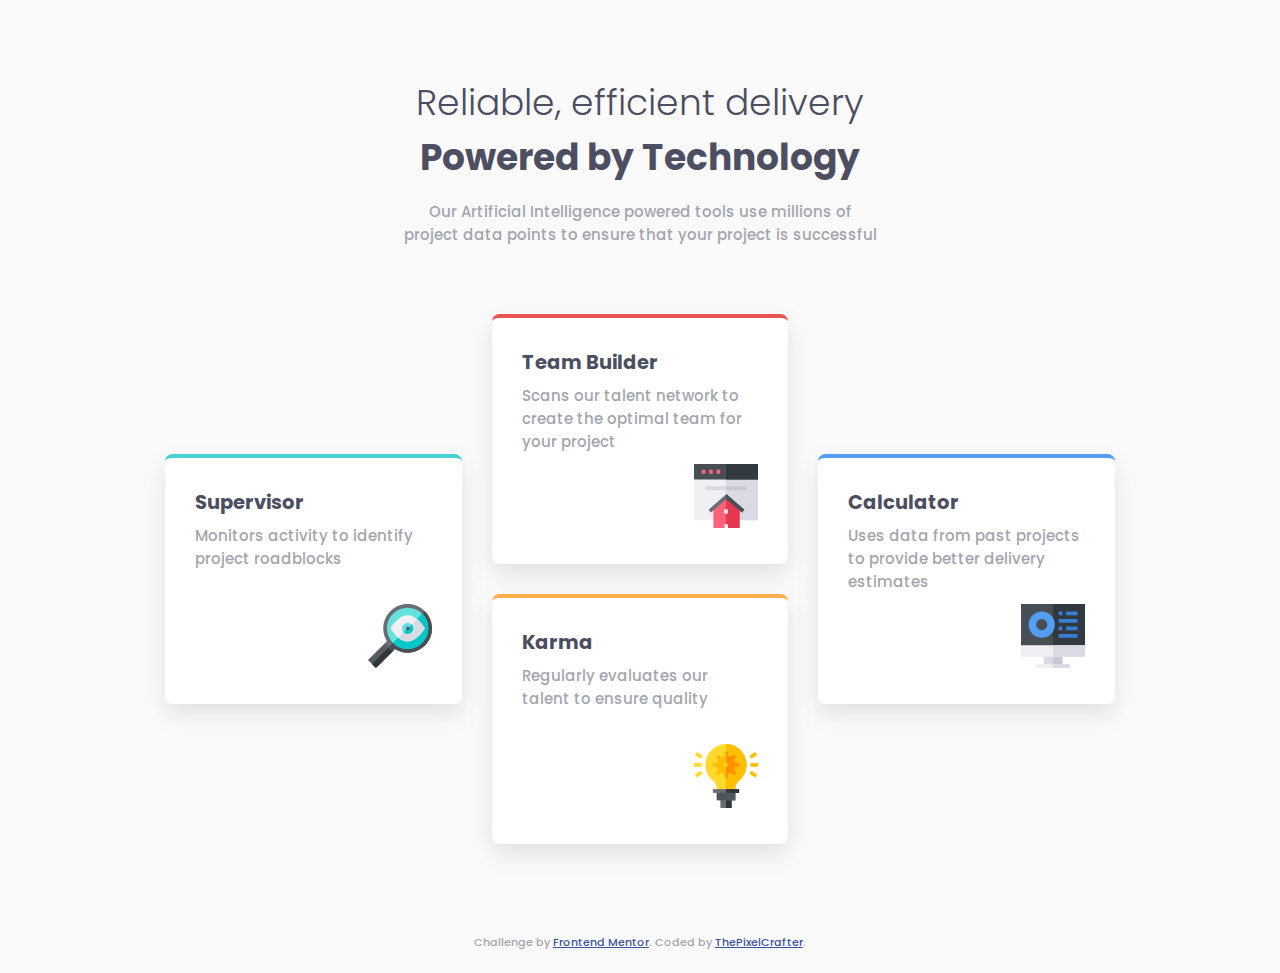
<file: Projects/Four Card Feature Section/index.html>
<!DOCTYPE html>
<html lang="en">
<head>
  <meta charset="UTF-8">
  <meta name="viewport" content="width=device-width, initial-scale=1.0"> <!-- displays site properly based on user's device -->

  <link rel="icon" type="image/png" sizes="32x32" href="./images/favicon-32x32.png">
  
  <title>Frontend Mentor | Four card feature section</title>
  <link rel="stylesheet" href="style/style.css">
  <!-- Feel free to remove these styles or customise in your own stylesheet 👍 -->
  <style>
    .attribution { font-size: 11px; text-align: center; }
    .attribution a { color: hsl(228, 45%, 44%); }
  </style>
</head>
<body>
  <main>
    <h1>
      Reliable, efficient delivery
      <br>
      <strong>Powered by Technology</strong>
    </h1>
    <p class="description">
      Our Artificial Intelligence powered tools use millions of project data points
      to ensure that your project is successful
    </p>
    <div class="container">
      <div class="container__item">
        <div class="card">
          <h2>Supervisor</h2>
          <div class="card__description">Monitors activity to identify project roadblocks</div>
          <div class="card__img-container"><img src="images/icon-supervisor.svg" alt="Magnifying Lens"></div>
        </div>
      </div>
      <div class="container__item">
        <div class="card">
          <h2>Team Builder</h2>
          <div class="card__description">Scans our talent network to create the optimal team for your project</div>
          <div class="card__img-container"><img src="images/icon-team-builder.svg" alt="Builing Website"></div>
        </div>
        <div class="card">
          <h2>Karma</h2>
          <div class="card__description">Regularly evaluates our talent to ensure quality</div>
          <div class="card__img-container"><img src="images/icon-karma.svg" alt="Ensuring Quality"></div>
        </div>
      </div>
      <div class="container__item">
        <div class="card">
          <h2>Calculator</h2>
          <div class="card__description">Uses data from past projects to provide better delivery estimates</div>
          <div class="card__img-container"><img src="images/icon-calculator.svg" alt=""></div>
        </div>
      </div>
    </div>
  </main>
  <footer>
    <p class="attribution">
      Challenge by <a href="https://www.frontendmentor.io?ref=challenge" target="_blank">Frontend Mentor</a>. 
      Coded by <a href="https://github.com/ThePixelCrafter" target="_blank">ThePixelCrafter</a>.
    </p>
  </footer>
</body>
</html>
</file>
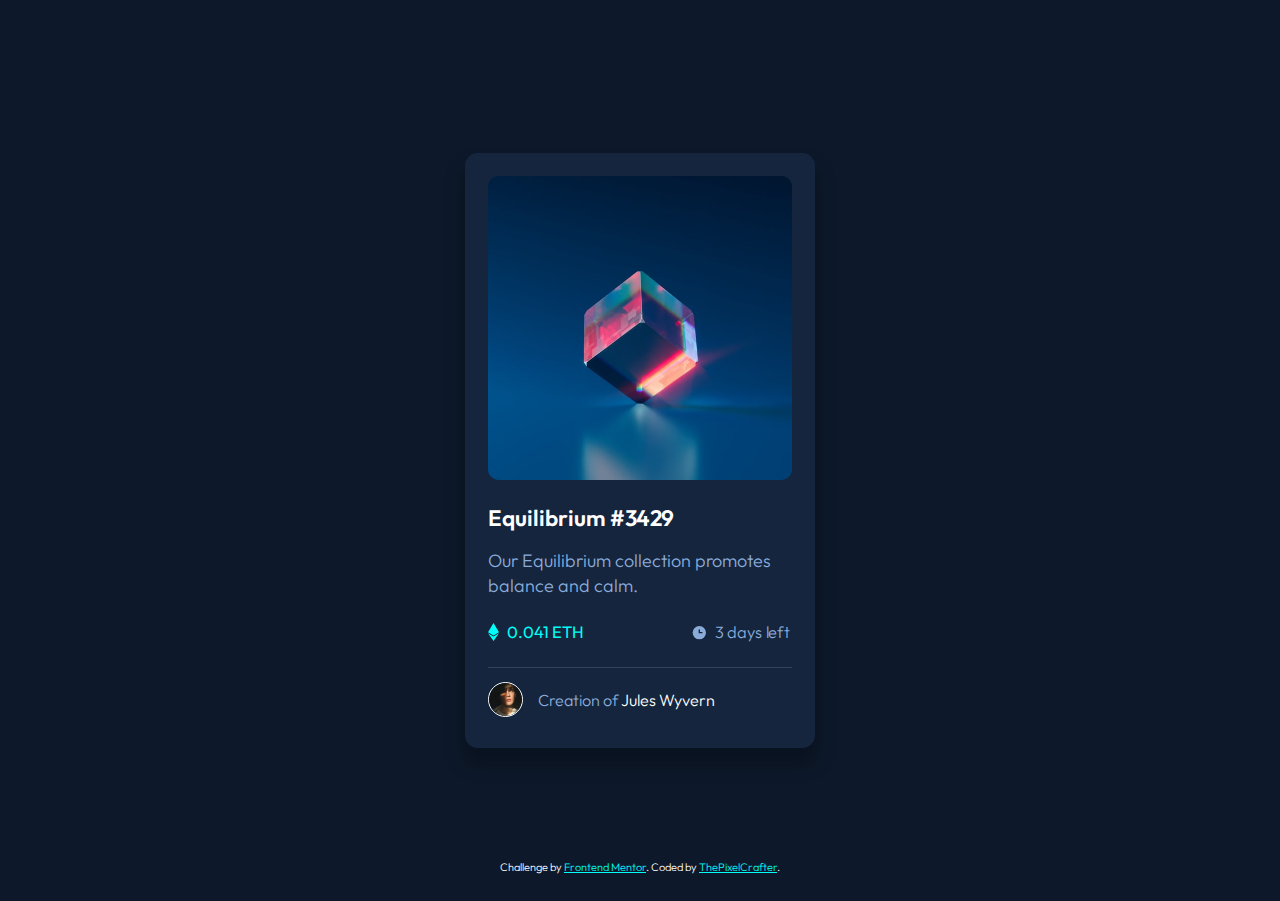
<file: Projects/Nft-Preview-Card-Component-Main/index.html>
<!DOCTYPE html>
<html lang="en">

<head>
  <meta charset="UTF-8">
  <meta name="viewport" content="width=device-width, initial-scale=1.0"> <!-- displays site properly based on user's device -->

  <link rel="icon" type="image/png" sizes="32x32" href="./images/favicon-32x32.png">

  <title>Frontend Mentor | NFT preview card component</title>
  <link rel="stylesheet" href="styles/style.css">
</head>

<body>
  <main>
    <div class="card">
      <img class="card__img" src="images/image-equilibrium.jpg" alt="Equilibrium">
      <div class="card__heading">Equilibrium <span class="id">#3429</span></div>
      <p class="card__description">Our Equilibrium collection promotes balance and calm.</p>
      <div class="card__info">
        <div class="cost">
          <img src="images/icon-ethereum.svg" alt="">0.041 ETH
        </div>
        <div class="time">
          <img src="images/icon-clock.svg" alt="clock">
          3 days left
        </div>
      </div>
      <div class="card__credits">
        <img src="images/image-avatar.png" alt="Jules Wyvern">
        <div class="text">Creation of <span class="author">Jules Wyvern</span></div>
      </div>
    </div>
    <div class="attribution">
      Challenge by <a href="https://www.frontendmentor.io?ref=challenge" target="_blank">Frontend Mentor</a>.
      Coded by <a href="https://github.com/ThePixelCrafter" target="_blank">ThePixelCrafter</a>.
    </div>
  </main>
</body>

</html>
</file>
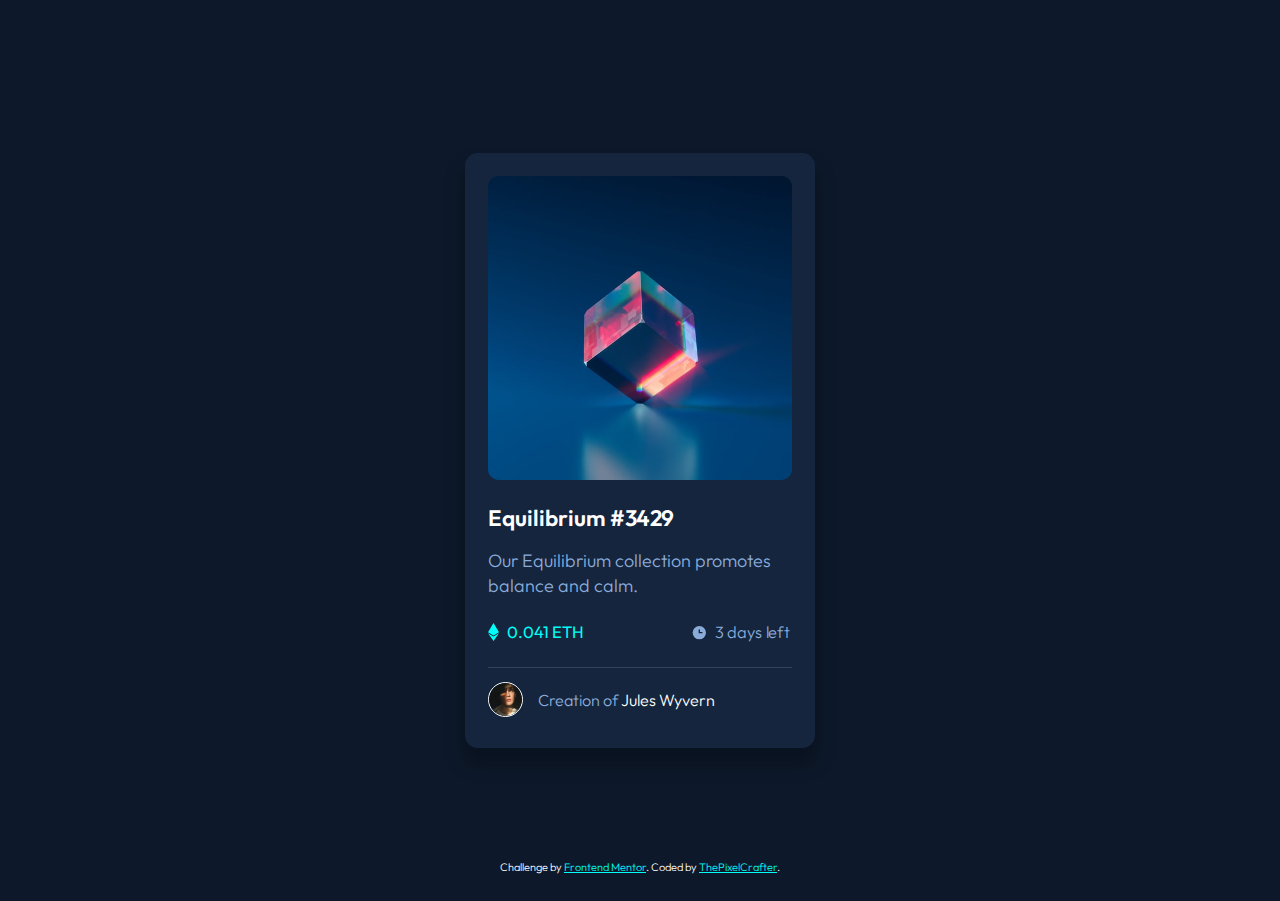
<file: Projects/Nft-Preview-Card-Component/index.html>
<!DOCTYPE html>
<html lang="en">

<head>
  <meta charset="UTF-8">
  <meta name="viewport" content="width=device-width, initial-scale=1.0"> <!-- displays site properly based on user's device -->

  <link rel="icon" type="image/png" sizes="32x32" href="./images/favicon-32x32.png">

  <title>Frontend Mentor | NFT preview card component</title>
  <link rel="stylesheet" href="styles/style.css">
</head>

<body>
  <main>
    <div class="card">
      <img class="card__img" src="images/image-equilibrium.jpg" alt="Equilibrium">
      <a href="#" class="card__heading">Equilibrium <span class="id">#3429</span></a>
      <p class="card__description">Our Equilibrium collection promotes balance and calm.</p>
      <div class="card__info">
        <div class="cost">
          <img src="images/icon-ethereum.svg" alt="">0.041 ETH
        </div>
        <div class="time">
          <img src="images/icon-clock.svg" alt="clock">
          3 days left
        </div>
      </div>
      <div class="card__credits">
        <img src="images/image-avatar.png" alt="Jules Wyvern">
        <div class="text">Creation of <a class="author" href="#">Jules Wyvern</a></div>
      </div>
    </div>
    <div class="attribution">
      Challenge by <a href="https://www.frontendmentor.io?ref=challenge" target="_blank">Frontend Mentor</a>.
      Coded by <a href="https://github.com/ThePixelCrafter" target="_blank">ThePixelCrafter</a>.
    </div>
  </main>
</body>

</html>
</file>
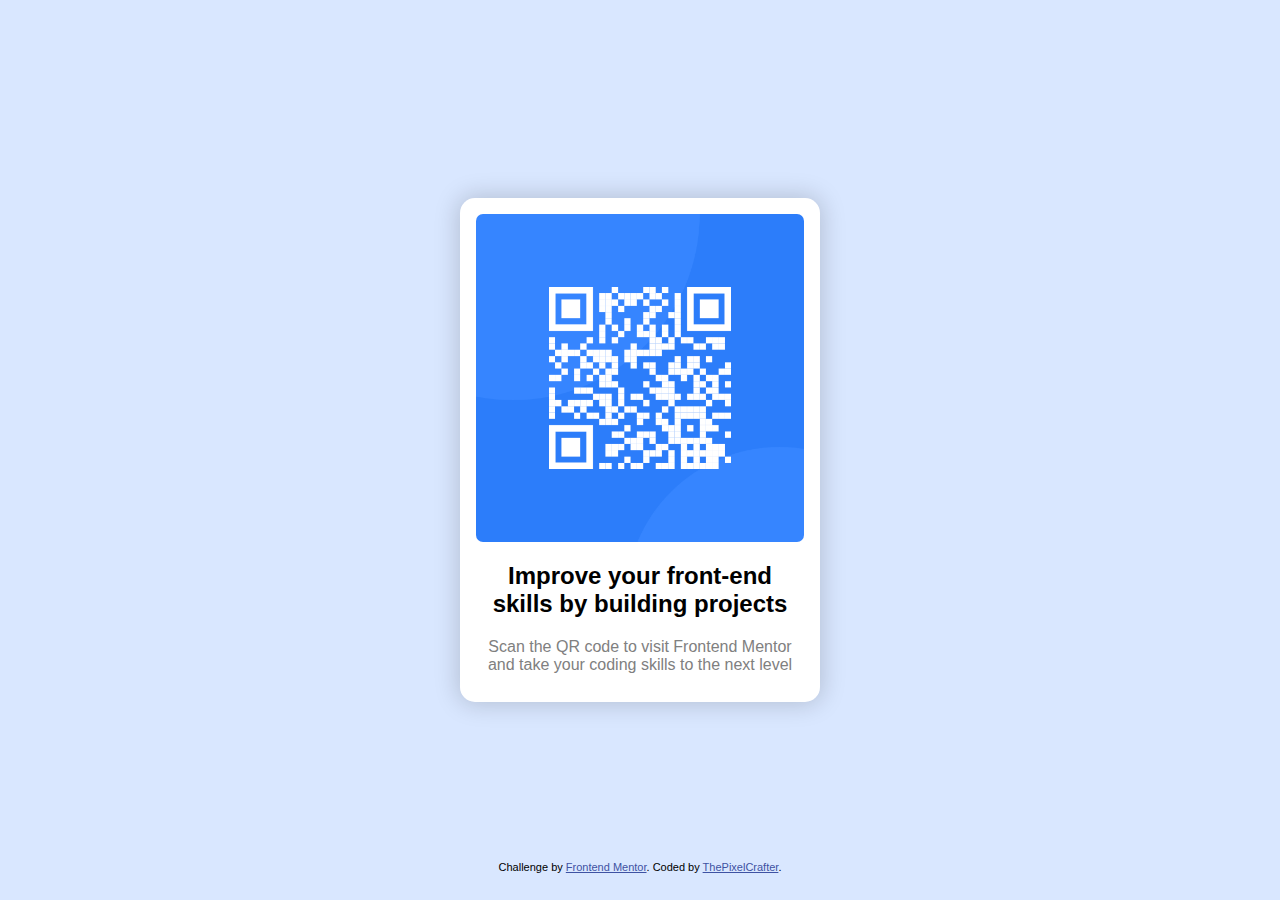
<file: Projects/QR Code Component/index.html>
<!DOCTYPE html>
<html lang="en">
<head>
	<meta charset="UTF-8">
	<meta name="viewport" content="width=device-width, initial-scale=1.0"> <!-- displays site properly based on user's device -->

	<link rel="icon" type="image/png" sizes="32x32" href="./images/favicon-32x32.png">

    <title>Frontend Mentor | QR code component</title>

    <link rel="stylesheet" href="styles/style.css">
    <style>
    .attribution { font-size: 11px; text-align: center; }
    .attribution a { color: hsl(228, 45%, 44%); }
    </style>
</head>
<body>
    <main>
        <div class="card">
            <img src="images/image-qr-code.png" alt="QR code">
            <h2>Improve your front-end skills by building projects</h2>
            <p>Scan the QR code to visit Frontend Mentor and take your coding skills to the next level</p>
        </div>
        <div class="attribution">
            Challenge by <a href="https://www.frontendmentor.io?ref=challenge" target="_blank">Frontend Mentor</a>. 
            Coded by <a href="https://github.com/ThePixelCrafter" target="_blank">ThePixelCrafter</a>.
        </div>
    </main>
</body>
</html>
</file>
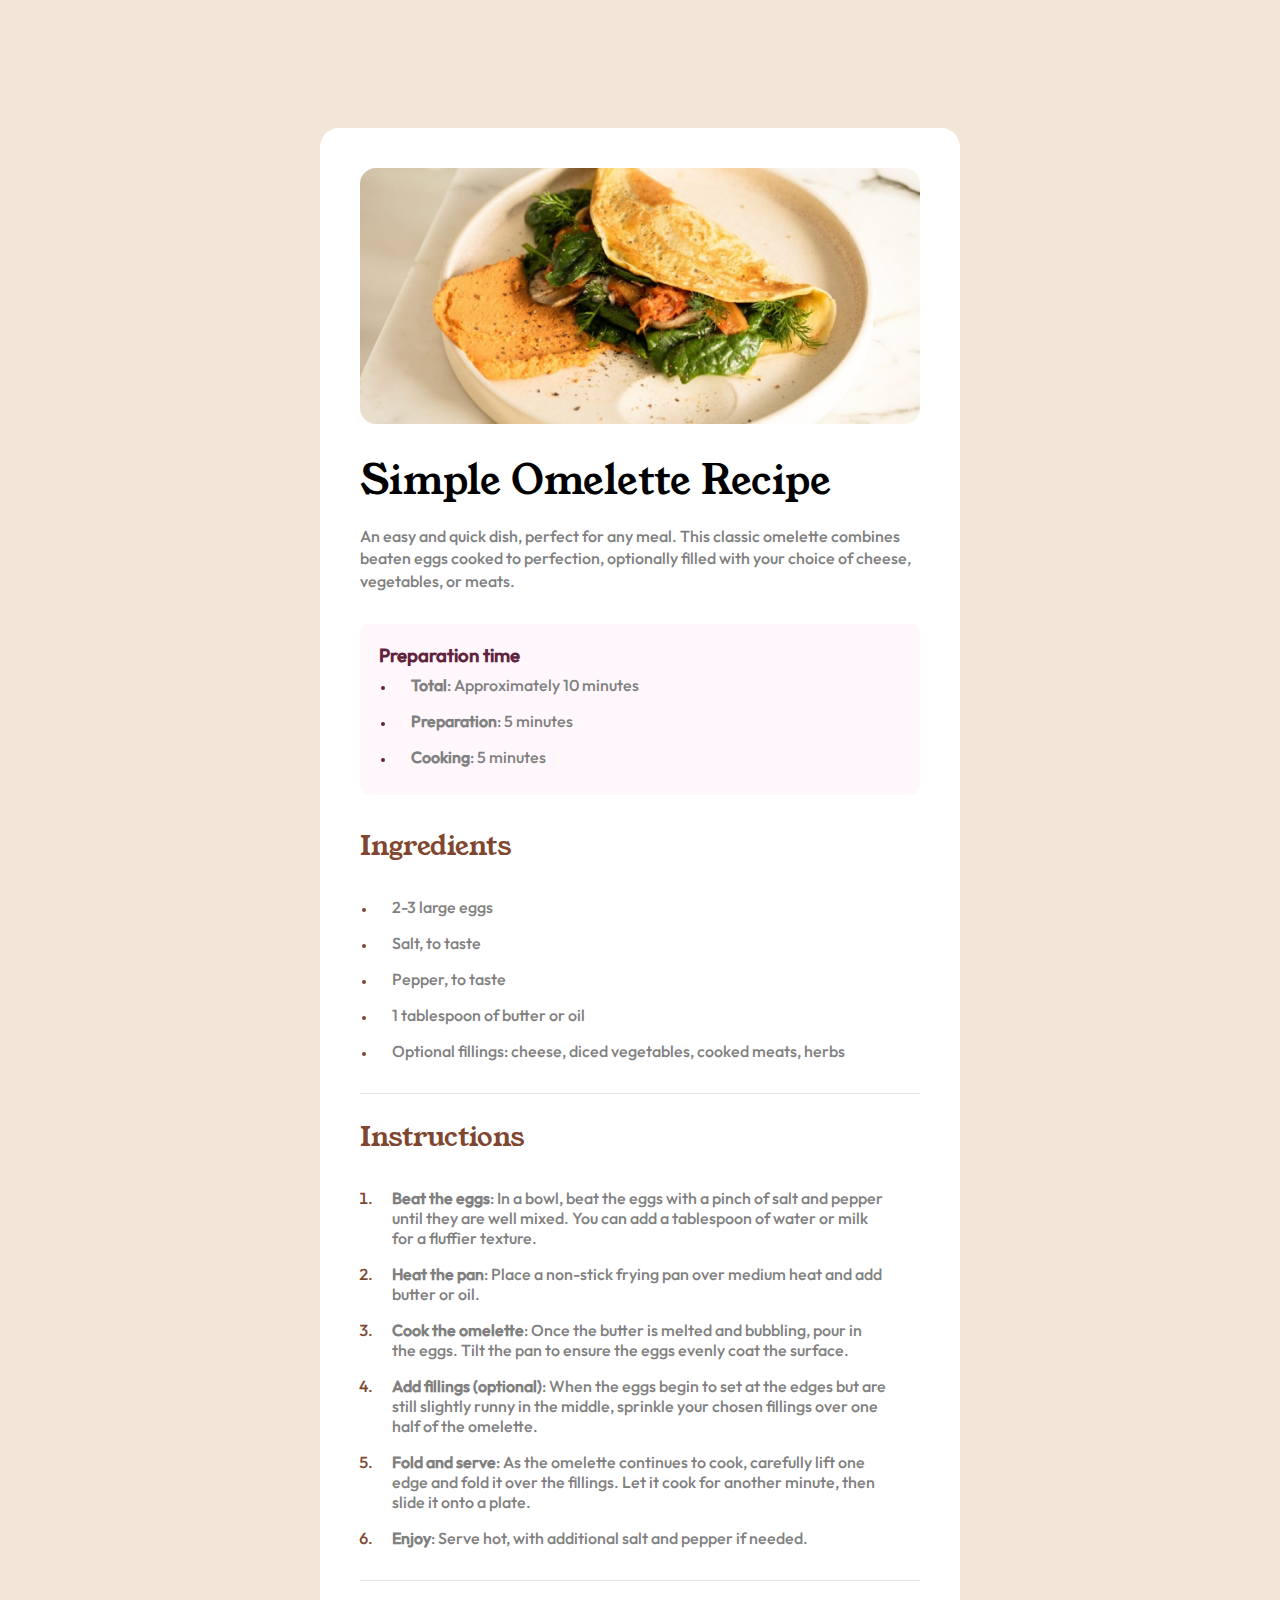
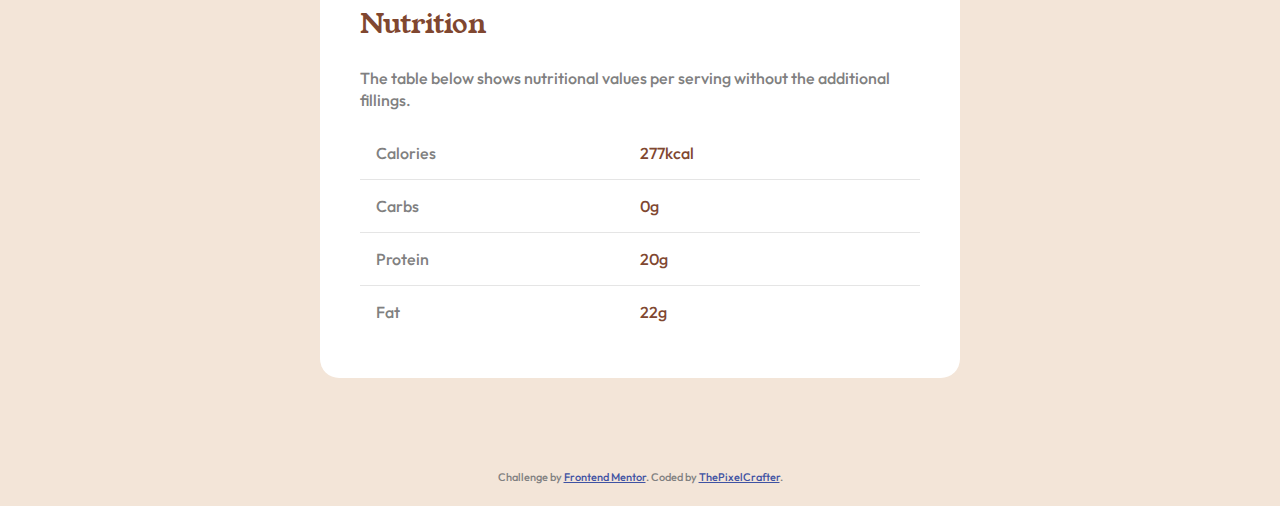
<file: Projects/Recipe Page/index.html>
<!DOCTYPE html>
<html lang="en">
<head>
  <meta charset="UTF-8">
  <meta name="viewport" content="width=device-width, initial-scale=1.0"> <!-- displays site properly based on user's device -->

  <link rel="icon" type="image/png" sizes="32x32" href="./assets/images/favicon-32x32.png">
  
  <title>Frontend Mentor | Recipe page</title>

  <link rel="stylesheet" href="styles/style.css">
  <link rel="shortcut icon" href="assets/images/favicon-32x32.png" type="image/x-icon">
  <style>
    .attribution { font-size: 11px; text-align: center; }
    .attribution a { color: hsl(228, 45%, 44%); }
  </style>
</head>
<body>
  <main>
    <section>
      <img src="assets/images/image-omelette.jpeg" alt="">
      <h1>Simple Omelette Recipe</h1>
      <p class="description">An easy and quick dish, perfect for any meal. This classic omelette combines beaten eggs cooked to perfection, optionally filled with your choice of cheese, vegetables, or meats.</p>
      <div class="card">
        <h3>Preparation time</h3>
        <ul>
          <li><strong>Total</strong>: Approximately 10 minutes</li>
          <li><strong>Preparation</strong>: 5 minutes</li>
          <li><strong>Cooking</strong>: 5 minutes</li>
        </ul>
      </div>
      <h2>Ingredients</h2>
      <ul>
        <li>2-3 large eggs</li>
        <li>Salt, to taste</li>
        <li>Pepper, to taste</li>
        <li>1 tablespoon of butter or oil</li>
        <li>Optional fillings: cheese, diced vegetables, cooked meats, herbs</li>
      </ul>
    </section>
    <section>
      <h2>Instructions</h2>
      <ol>
        <li><strong>Beat the eggs</strong>: In a bowl, beat the eggs with a pinch of salt and pepper until they are well mixed. You can add a tablespoon of water or milk for a fluffier texture.
        <li><strong>Heat the pan</strong>: Place a non-stick frying pan over medium heat and add butter or oil.
        <li><strong>Cook the omelette</strong>: Once the butter is melted and bubbling, pour in the eggs. Tilt the pan to ensure the eggs evenly coat the surface.
        <li><strong>Add fillings (optional)</strong>: When the eggs begin to set at the edges but are still slightly runny in the middle, sprinkle your chosen fillings over one half of the omelette.
        <li><strong>Fold and serve</strong>: As the omelette continues to cook, carefully lift one edge and fold it over the fillings. Let it cook for another minute, then slide it onto a plate.
        <li><strong>Enjoy</strong>: Serve hot, with additional salt and pepper if needed.
      </ol>
    </section>
    <section>
      <h2>Nutrition</h2>
      <p class="description">The table below shows nutritional values per serving without the additional fillings.</p>
      <div class="Nutrition-table">
        <div class="Nutrition-table__row">
          <div class="table-head">Calories</div>
          <div class="table-data">277kcal</div>
        </div>
        <div class="Nutrition-table__row">
          <div class="table-head">Carbs</div>
          <div class="table-data">0g</div>
        </div>
        <div class="Nutrition-table__row">
          <div class="table-head">Protein</div>
          <div class="table-data">20g</div>
        </div>
        <div class="Nutrition-table__row">
          <div class="table-head">Fat</div>
          <div class="table-data">22g</div>
        </div>
      </div>
    </section>
  </main>
  <div class="attribution">
    Challenge by <a href="https://www.frontendmentor.io?ref=challenge" target="_blank">Frontend Mentor</a>.
    Coded by <a href="https://github.com/ThePixelCrafter" target="_blank">ThePixelCrafter</a>.
  </div>
</body>
</html>
</file>
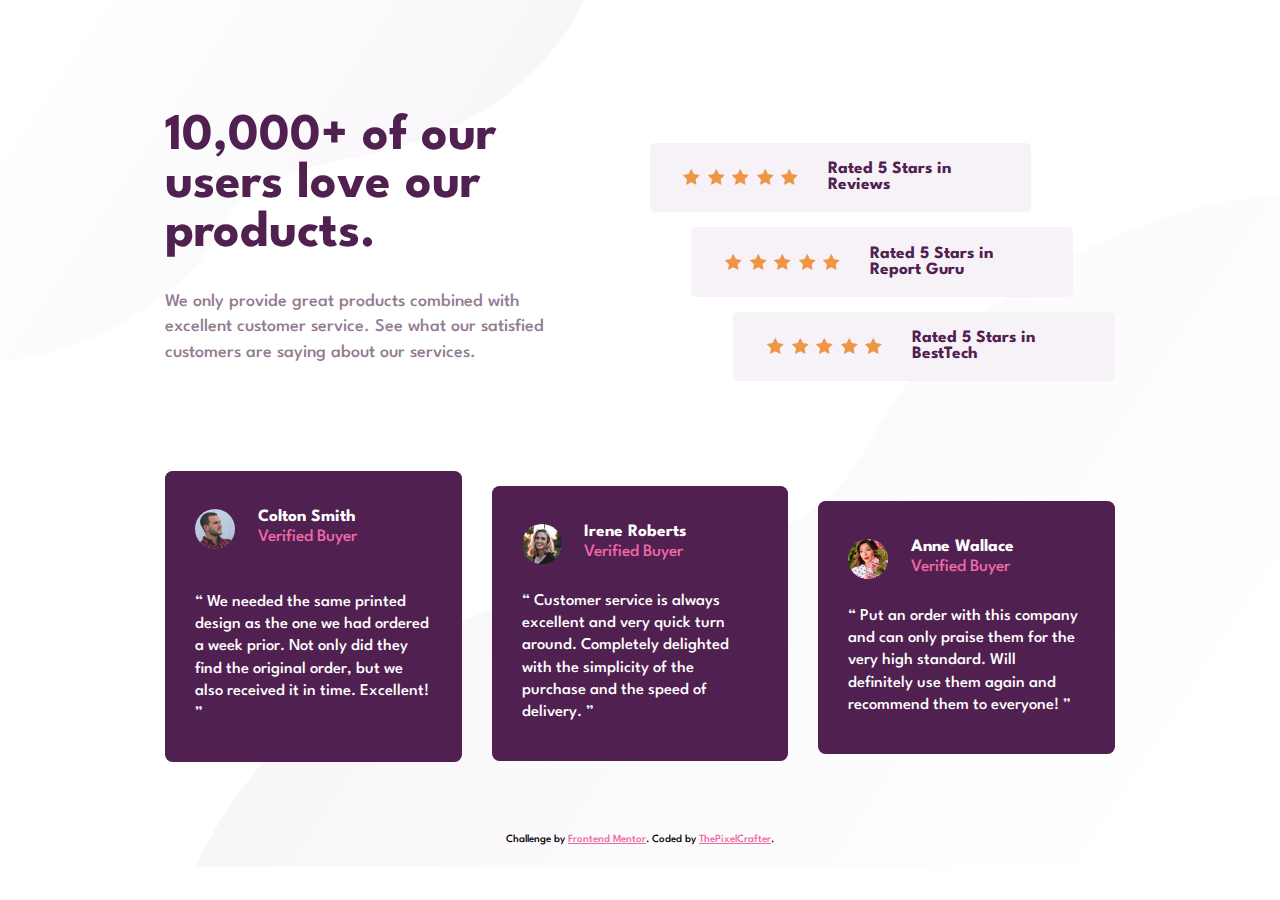
<file: Projects/Social-Proof-Section-Master/index.html>
<!DOCTYPE html>
<html lang="en">
  <head>
    <meta charset="UTF-8" />
    <meta name="viewport" content="width=device-width, initial-scale=1.0" />
    <!-- displays site properly based on user's device -->

    <link rel="icon" type="image/png" sizes="32x32" href="./images/favicon-32x32.png"/>
    <link rel="stylesheet" href="styles/style.css">
    <title>Frontend Mentor | Social proof section</title>
  </head>
  <body>
    <main>
      <div class="container">
        <div class="heading">
          <h1>10,000+ of our users love our products.</h1>
          <p class="heading__text">
            We only provide great products combined with excellent customer service.
            See what our satisfied customers are saying about our services.
          </p>
        </div>
        <div class="rating">
          <div class="rating__item">
            <div class="stars">
              <img src="images/icon-star.svg" alt="star"><img src="images/icon-star.svg" alt="star"><img src="images/icon-star.svg" alt="star"><img src="images/icon-star.svg" alt="star"><img src="images/icon-star.svg" alt="star">
            </div>
            <div class="rating-text">Rated 5 Stars in Reviews</div>
          </div>
          <div class="rating__item">
            <div class="stars">
              <img src="images/icon-star.svg" alt="star"><img src="images/icon-star.svg" alt="star"><img src="images/icon-star.svg" alt="star"><img src="images/icon-star.svg" alt="star"><img src="images/icon-star.svg" alt="star">
            </div>
            <div class="rating-text">Rated 5 Stars in Report Guru</div>
          </div>
          <div class="rating__item">
            <div class="stars">
              <img src="images/icon-star.svg" alt="star"><img src="images/icon-star.svg" alt="star"><img src="images/icon-star.svg" alt="star"><img src="images/icon-star.svg" alt="star"><img src="images/icon-star.svg" alt="star">
            </div>
            <div class="rating-text">Rated 5 Stars in BestTech</div>
          </div>
        </div>
      </div>
      <div class="reviews">  
        <div class="review-item">
          <div class="review-item__title">
            <img src="images/image-colton.jpg" alt="Colton Smith">
            <div class="buyer-name">Colton Smith</div>
            <br>
            <div class="buyer-tag">Verified Buyer</div>
          </div>
          <div class="review-item__text">
            We needed the same printed design as the one we had ordered a week prior.
            Not only did they find the original order, but we also received it in time.
            Excellent!
          </div>
        </div>
        <div class="review-item">
          <div class="review-item__title">
            <img src="images/image-irene.jpg" alt="Irene Roberts">
            <div class="buyer-name">Irene Roberts</div>
            <div class="buyer-tag">Verified Buyer</div>
          </div>
          <div class="review-item__text">
            Customer service is always excellent and very quick turn around. Completely
            delighted with the simplicity of the purchase and the speed of delivery.
          </div>
        </div>
        <div class="review-item">
          <div class="review-item__title">
            <img src="images/image-anne.jpg" alt="Anne Wallace">
            <div class="buyer-name">Anne Wallace</div>
            <div class="buyer-tag">Verified Buyer</div>
          </div>
          <div class="review-item__text">
            Put an order with this company and can only praise them for the very high
            standard. Will definitely use them again and recommend them to everyone!
          </div>
        </div>
      </div>
      <div class="attribution">
        Challenge by <a href="https://www.frontendmentor.io?ref=challenge" target="_blank">Frontend Mentor</a>. Coded by <a href="https://github.com/ThePixelCrafter" target="_blank">ThePixelCrafter</a>.
      </div>
    </main>
  </body>
</html>
</file>
<file: Projects/Four Card Feature Section/style/style.css>
@font-face {
    font-family: "Poppins";
    src: url("../assets/fonts/Poppins/Poppins-Light.ttf");
    font-weight: 200;
}

@font-face {
    font-family: "Poppins";
    src: url("../assets/fonts/Poppins/Poppins-Medium.ttf");
    font-weight: normal;
}

@font-face {
    font-family: "Poppins";
    src: url("../assets/fonts/Poppins/Poppins-Bold.ttf");
    font-weight: 600;
}

* {
    box-sizing: border-box;
    margin: 0;
    padding: 0;
}

:root {
    --back-color: hsl(0, 0%, 98%);
    --card-back-color: #ffffff;
    --font-dark-blue-color: hsl(234, 12%, 34%);
    --font-grayish-blue-color: hsl(229, 6%, 66%);
    --red-border: hsl(0, 78%, 62%);
    --cyan-border: hsl(180, 62%, 55%);
    --orange-border: hsl(34, 97%, 64%);
    --blue-border: hsl(212, 86%, 64%);
    --gap: 2rem;
}

html {
    font: 15px "Poppins";
    color: var(--font-grayish-blue-color);
}

body {
    background-color: var(--back-color);
}

main {
    display: flex;
    flex-flow: column;
    padding: 5rem 11rem 1rem;
}

main h1 {
    text-align: center;
    font-weight: 200;
    font-size: 2.4rem;
}

main h1 strong {
    font-weight: 600;
}

main :is(h1, h2) {
    color: var(--font-dark-blue-color);
}

.description {
    text-align: center;
    width: 50%;
    margin: 1rem auto;
}

.container {
    flex-grow: 1;
    display: flex;
    margin: 3.5rem 0;
    gap: var(--gap);
    align-items: center;
}

.container__item {
    flex: 1 0 0;
}

.card {
    background-color: var(--card-back-color);
    box-shadow: 0 10px 25px 0 rgba(0, 0, 0, 0.103);
    border-radius: 0.5em;
    border-top: 4px solid currentColor;
    padding: 2em;
    min-height: 250px;
    display: flex;
    flex-direction: column;
}

.card h2 {
    font-size: 1.3rem;
    margin-bottom: 0.5rem;
}

.card__img-container {
    margin-top: auto;
    text-align: right;
}

.container__item:first-child .card {
    border-color: var(--cyan-border);
}

.container__item:nth-child(2) .card:first-child {
    border-color: var(--red-border);
}

.container__item:nth-child(2) .card:last-child {
    border-color: var(--orange-border);
}

.container__item:last-child .card {
    border-color: var(--blue-border);
}

.container__item:nth-child(2) {
    display: flex;
    flex-flow: column;
    gap: var(--gap);
}

footer {
    padding: 1.5em 0;
}

@media screen and (max-width: 376px) {
    :root {
        --gap: 1.6rem;
    }
    
    main {
        padding: 5.7rem 2rem 1rem;
    }

    main h1 {
        font-size: 1.6rem;
    }

    main .description {
        width: 100%;
        line-height: 1.7;
    }

    .container {
        flex-direction: column;
    }

    .card {
        min-height: 225px;
        padding: 1.5em 2em;
    }


    .card__description {
        font-size: 14px;
    }
}
</file>
<file: Projects/Nft-Preview-Card-Component-Main/styles/style.css>
@font-face {
    font-family: 'Outfit';
    src: url("../assets/fonts/Outfit/Outfit-VariableFont_wght.ttf");
}

* {
    box-sizing: border-box;
    margin: 0;
    padding: 0;
}


:root {
    --soft-blue: hsl(215, 51%, 70%);
    --cyan: hsl(178, 100%, 50%);
    --back-very-dark-blue: hsl(217, 54%, 11%);
    --card-very-dark-blue: hsl(216, 50%, 16%);
    --line-very-dark-blue:hsl(215, 32%, 27%);
    --white: hsl(0, 0%, 100%);
}

html {
    font: 300 18px 'Outfit', sans-serif;
}

main {
    background-color: var(--back-very-dark-blue);
    display: grid;
    grid-template-columns: 350px;
    place-content: center;
    padding: 8.5rem 0;
    position: relative;
    min-height: 100vh;
}

main .card {
    background-color: var(--card-very-dark-blue);
    box-shadow: 0 15px 15px 5px rgba(0, 0, 0, 0.25);
    padding: 1.3rem;
    border-radius: 0.7rem;
}

main .card__img {
    width: 100%;
    border-radius: 0.6rem;
}

main .card__heading {
    color: var(--white);
    font-size: 1.25rem;
    font-weight: 600;
    margin: 1rem 0 0.9rem;
}

main .card__heading .id {
    letter-spacing: -0.03rem;
}

main .card__description {
    
    line-height: 1.4;
    color: var(--soft-blue);
}

main .card__info {
    display: flex;
    justify-content: space-between;
    margin: 1.35rem 0;
    font-size: 0.915rem;
}

main .card__info :is(.cost, .time) {
    display: flex;
    align-items: center;
    gap: 0.4rem;
}

main .card__info .cost {
    color: var(--cyan);
    font-weight: 400;
}

main .card__info .time {
    color: var(--soft-blue);
    letter-spacing: -0.01rem;
    margin-right: 0.1rem;
}

main .card__credits {
    border-top: 1px solid var(--line-very-dark-blue);
}

main .card__credits img {
    border-radius: 50%;
    border: 1px solid var(--white);
    width: 35px;
}

main .card__credits {
    color: var(--soft-blue);
    display: flex;
    align-items: center;
    padding: 0.8rem 0 0.4rem;
    gap: 0.8rem;
    font-size: 0.9rem;
}

main .card__credits .author {
    color: var(--white);
}

.attribution { 
    font-size: 11px; 
    text-align: center;
    color: var(--white);
    position: absolute;
    bottom: 1.5rem;
    left: 50%;
    transform: translate(-50%);
}

.attribution a { 
    color: var(--cyan); 
}

@media screen and (max-width: 376px) {
    main {
        padding: 3.5rem 1.4rem;
        grid-template-columns: 1fr;
    }

    main .card__heading {
        margin: 1.1rem 0 0.6rem;
    }

    main .card__description {
        font-size: 0.9rem;
        line-height: 1.6;
    }

    main .card__info {
        margin: 0.8rem 0 0.9rem;
    }

    main .card__info :is(.cost, .time) {
        letter-spacing: -0.03rem;
    }

    main .card__credits {
        letter-spacing: -0.03rem;
    }
}
</file>
<file: Projects/Nft-Preview-Card-Component/styles/style.css>
@font-face {
    font-family: 'Outfit';
    src: url("../assets/fonts/Outfit/Outfit-VariableFont_wght.ttf");
}

* {
    box-sizing: border-box;
    margin: 0;
    padding: 0;
}


:root {
    --soft-blue: hsl(215, 51%, 70%);
    --cyan: hsl(178, 100%, 50%);
    --back-very-dark-blue: hsl(217, 54%, 11%);
    --card-very-dark-blue: hsl(216, 50%, 16%);
    --line-very-dark-blue:hsl(215, 32%, 27%);
    --white: hsl(0, 0%, 100%);
}

html {
    font: 300 18px 'Outfit', sans-serif;
}

main {
    background-color: var(--back-very-dark-blue);
    display: grid;
    grid-template-columns: 350px;
    place-content: center;
    padding: 8.5rem 0;
    position: relative;
    min-height: 100vh;
}

main .card {
    background-color: var(--card-very-dark-blue);
    box-shadow: 0 15px 15px 5px rgba(0, 0, 0, 0.25);
    padding: 1.3rem;
    border-radius: 0.7rem;
}

main .card a {
    text-decoration: none;
}

main .card a:hover {
    color: var(--cyan);
}

main .card__img {
    width: 100%;
    border-radius: 0.6rem;
}

main .card__heading {
    display: block;
    color: var(--white);
    font-size: 1.25rem;
    font-weight: 600;
    margin: 1rem 0 0.9rem;
}

main .card__heading .id {
    letter-spacing: -0.03rem;
}

main .card__description {
    
    line-height: 1.4;
    color: var(--soft-blue);
}

main .card__info {
    display: flex;
    justify-content: space-between;
    margin: 1.35rem 0;
    font-size: 0.915rem;
}

main .card__info :is(.cost, .time) {
    display: flex;
    align-items: center;
    gap: 0.4rem;
}

main .card__info .cost {
    color: var(--cyan);
    font-weight: 400;
}

main .card__info .time {
    color: var(--soft-blue);
    letter-spacing: -0.01rem;
    margin-right: 0.1rem;
}

main .card__credits {
    border-top: 1px solid var(--line-very-dark-blue);
}

main .card__credits img {
    border-radius: 50%;
    border: 1px solid var(--white);
    width: 35px;
}

main .card__credits {
    color: var(--soft-blue);
    display: flex;
    align-items: center;
    padding: 0.8rem 0 0.4rem;
    gap: 0.8rem;
    font-size: 0.9rem;
}

main .card__credits .author {
    color: var(--white);
}

.attribution { 
    font-size: 11px; 
    text-align: center;
    color: var(--white);
    position: absolute;
    bottom: 1.5rem;
    left: 50%;
    transform: translate(-50%);
}

.attribution a { 
    color: var(--cyan); 
}

@media screen and (max-width: 376px) {
    main {
        padding: 3.5rem 1.4rem;
        grid-template-columns: 1fr;
    }

    main .card__heading {
        margin: 1.1rem 0 0.6rem;
    }

    main .card__description {
        font-size: 0.9rem;
        line-height: 1.6;
    }

    main .card__info {
        margin: 0.8rem 0 0.9rem;
    }

    main .card__info :is(.cost, .time) {
        letter-spacing: -0.03rem;
    }

    main .card__credits {
        letter-spacing: -0.03rem;
    }
}
</file>
<file: Projects/QR Code Component/styles/style.css>
* {
    box-sizing: border-box;
    margin: 0;
    padding: 0;
}

html {
    font-family: 'Sora', sans-serif;
}

main {
    display: grid;
    place-content: center;
    height: 100vh;
    background-color: #d9e7ff;
}

main .card {
    background-color: #fff;
    box-shadow: 0 0 25px 2px rgba(0, 0, 0, 0.176);
    border-radius: 15px;
    width: 360px;
    padding: 1em;
    display: flex;
    flex-direction: column;
    gap: 20px;
    text-align: center;
}

main .card img {
    width: 100%;
    aspect-ratio: 1 / 1;
    border-radius: 7px;
}

main .card p {
    font-weight: 300;
    color: gray;
    margin-bottom: 0.75em;
}

main .attribution {
    position: absolute;
    bottom: 3%;
    left: 50%;
    transform: translate(-50%);
}
</file>
<file: Projects/Recipe Page/styles/style.css>
@font-face {
    font-family: "Outfit";
    src: url("../assets/fonts/outfit/static/Outfit-Medium.ttf");
    font-weight: normal;
}

@font-face {
    font-family: "Outfit";
    src: url("../assets/fonts/outfit/static/Outfit-Light.ttf");
    font-weight: 200;
}

@font-face {
    font-family: "Young Serif";
    src: url("../assets/fonts/young-serif/YoungSerif-Regular.ttf");
}

* {
    box-sizing: border-box;
    margin: 0;
    padding: 0;
}

:root {
    --back-color: #f3e5d8;
    --card-back-color: #fff7fc;
    --card-color: #5f243e;
    --accent-color: #804730;
}

html {
    font-family: "Outfit";
    color: gray;
}

body {
    background-color: var(--back-color);
    display: grid;
    place-content: center;
    grid-template-columns: 0.5fr;
    position: relative;
}

main {
    background-color: #fff;
    padding: 2.5em;
    margin: 8rem 0;
    border-radius: 1.2em;
}

main img {
    width: 100%;
    border-radius: 1em;
}

main h1 {
    font: 2.5rem "Young Serif";
    color: black;
    margin: 1.5rem 0 1rem;
}

main p.description {
    margin: 1rem 0;
    line-height: 1.4;
}

main .card {
    background-color: var(--card-back-color);
    padding: 1.2em;
    border-radius: 0.6em;
    margin: 2rem 0;
}

main .card h3 {
    color: var(--card-color);
}

main :is(ul, ol) {
    padding: 0 1em; 
}

main li {
    padding: 0.5em 1em;
}

main .card li::marker {
    color: var(--card-color);
}

main ul li::marker {
    font-size: 0.7em;
}

main h2 {
    color: var(--accent-color);
    font: 1.7rem "Young Serif";
    margin: 1.5rem 0;
}

main section:nth-child(n + 2) {
    margin-top: 1.5rem;
    border-top: 1px solid rgba(153, 153, 153, 0.252);
}

main section li::marker {
    color: var(--accent-color);
}

main .Nutrition-table__row {
    display: flex;
    padding: 1em;
}

main .Nutrition-table__row:nth-child(n + 2) {
    border-top: 1px solid rgba(153, 153, 153, 0.252); 
}

main .Nutrition-table__row > * {
    flex: 1 1 0;
}

main .Nutrition-table__row .table-data {
    color: var(--accent-color);
}

.attribution {
    position: absolute;
    bottom: 2em;
    left: 50%;
    transform: translate(-50%);
}

@media screen and (max-width: 700px) {
    body {
        grid-template-columns: 1fr;
    }

    main {
        margin: 0;
        border-radius: 0;
    }

    main img {
        border-radius: 0;
    }
}
</file>
<file: Projects/Social-Proof-Section-Master/styles/style.css>
@font-face {
    font-family: 'League Spartan';
    src: url("../assets/fonts/League_Spartan/static/LeagueSpartan-Medium.ttf");
    font-weight: normal;
}

@font-face {
    font-family: 'League Spartan';
    src: url("../assets/fonts/League_Spartan/static/LeagueSpartan-SemiBold.ttf");
    font-weight: 500;
}

@font-face {
    font-family: 'League Spartan';
    src: url("../assets/fonts/League_Spartan/static/LeagueSpartan-Bold.ttf");
    font-weight: bold;
}

* {
    box-sizing: border-box;
    margin: 0;
    padding: 0;
}

:root {
    --dark-magenta: hsl(300, 43%, 22%);
    --soft-pink: hsl(333, 80%, 67%);
    --dark-grayish-magenta: hsl(303, 10%, 53%);
    --light-grayish-magenta:hsl(300, 24%, 96%);
    --white: hsl(0, 0%, 100%);
}

html {
    font: 15px 'League Spartan', sans-serif;
}

main {
    background: url("../images/bg-pattern-top-desktop.svg") no-repeat, url("../images/bg-pattern-bottom-desktop.svg") no-repeat right bottom;
    display: flex;
    flex-direction: column;
    padding: 7.5rem 11rem 7rem;
    position: relative;
}

.container {
    display: flex;
    justify-content: space-between;
}

.container .heading {
    flex: 0.4;
}

.container .rating {
    flex: 0.49;
}

.container .heading h1 {
    color: var(--dark-magenta);
    font-size: 3.43rem;
    line-height: 0.95;
    margin-bottom: 2rem;
}

.container .heading__text {
    font-size:  1.2rem;
    line-height: 1.4;
    color: var(--dark-grayish-magenta);
}

.rating {
    width: 40%;
    display: flex;
    flex-direction: column;
    align-items: center;
    gap: 1rem;
    padding: 2rem 0;
}

.rating .rating__item {
    background-color: var(--light-grayish-magenta);
    color: var(--dark-magenta);
    display: flex;
    padding: 1.25rem 2.25rem;
    border-radius: 5px;
    width: 82%;
    font-weight: 600;
    font-size: 1.15rem;
    align-items: center;
}

.rating .rating__item:first-child {
    align-self: start;
}

.rating .rating__item:last-child {
    align-self: end;
}

.rating .rating__item .stars {
    display: flex;
    gap: 0.5rem;
    margin-right: 2rem;
}

.reviews {
    display: flex;
    gap: 2rem;
    margin-top: 4rem;
    color: var(--white);
    align-items: start;
}

.reviews .review-item {
    flex: 1;
    background-color: var(--dark-magenta);
    border-radius: 0.5rem;
    padding: 2.5rem 2rem;
}

.reviews .review-item:nth-child(2) {
    margin-top: 1rem;
}

.reviews .review-item:nth-child(3) {
    margin-top: 2rem;
}

.reviews .review-item__title {
    display: grid;
    grid-template-columns: repeat(2, max-content);
    grid-template-areas: 
    "image name"
    "image tag";
    column-gap: 1.5rem;
    margin-bottom: 1.75rem;
    font-size: 1.15rem;
}


.reviews .review-item__title img {
    grid-area: image;
    width: 40px;
}

.reviews .review-item__title .buyer-name {
    grid-area: name;
    font-weight: bold;
}

.reviews .review-item__title .buyer-tag {
    grid-area: tag;
    color: var(--soft-pink);
}

.reviews .review-item__title img {
    border-radius: 50%;
}

.reviews .review-item__text {
    font-size: 1.1rem;
    line-height: 1.35;
}

.reviews .review-item__text::before{
    content: open-quote;
}

.reviews .review-item__text::after {
    content:close-quote;
}

.attribution {
    position: absolute;
    bottom: 1.5rem;
    left: 50%;
    transform: translate(-50%);
    font-size: 11px;
    text-align: center;
}

.attribution a {
    color: var(--soft-pink);
}

@media screen and (max-width: 376px) {
    main {
        padding: 5.5rem 1.5rem;
    }

    .container {
        text-align: center;
        display: block;
    }

    .container .heading h1 {
        font-size: 2.5rem;
        line-height: 0.85;
        margin-bottom: 1.5rem;
    }

    .container .heading {
        flex: 1;
    }
    
    .container .rating {
        flex: 1;
    }

    .rating {
        width: 100%;
        padding: 2.5rem 0;
    }

    .rating .rating__item {
        width: 100%;
        flex-direction: column;
        align-items: center;
        padding-bottom: 1rem;
    }

    .rating .rating__item .stars {
        margin-right: 0;
        margin-bottom: 0.75rem;  
    }

    .reviews {
        flex-direction: column;
        margin-top: 0.5rem;
        gap: 1rem;
    }

    .reviews :is(.review-item:nth-child(2), .review-item:nth-child(3)) {
        margin: 0;
    }

    .reviews .review-item {
        padding-bottom: 2rem;
    }
}
</file>
